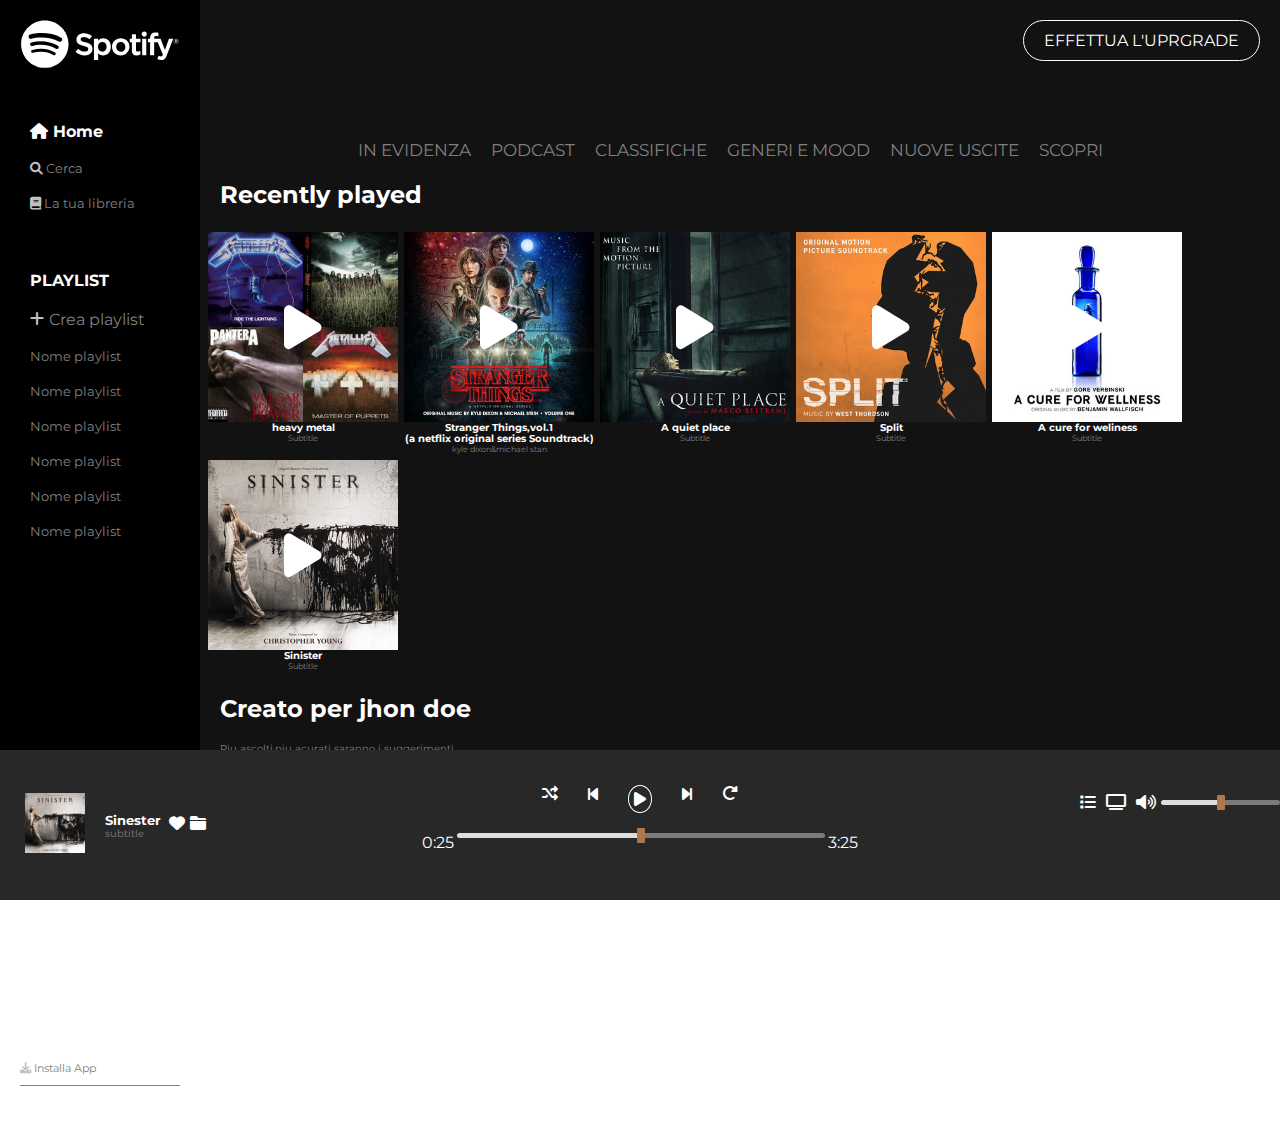
<file: index.html>
<!DOCTYPE html>
<html lang="en">
<head>
    <meta charset="UTF-8">
    <meta name="viewport" content="width=device-width, initial-scale=1.0">
    <title>html-css-spotifyweb</title>
  <!-- link-css -->
<link rel="stylesheet" href="style.css">  
  <!-- FONT STYLE -->
  <link rel="preconnect" href="https://fonts.googleapis.com">
  <link rel="preconnect" href="https://fonts.gstatic.com" crossorigin>
  <link href="https://fonts.googleapis.com/css2?family=Montserrat:ital,wght@0,100..900;1,100..900&display=swap" rel="stylesheet">
   <!--ICON STYLE -->
   <link rel="stylesheet" href="https://cdnjs.cloudflare.com/ajax/libs/font-awesome/6.0.0-beta3/css/all.min.css">


</head>
<body class="montserrat ">
    <div class="container d-flex">
        <div class="top-page d-flex">
            <!-- SIDE-BAR -->
            <div class="side-bar debug">
                <!-- logo-spotify -->
              <div class="spotify-logo padding-20px">
                <a href="https://open.spotify.com/"><img class="logo" src="./img/logo.svg" alt=""></a>
                <a href="https://open.spotify.com/"><img class="small-logo" src="./img/logo-small.svg" alt=""> </a>
              </div>
              <!-- TOP-SIDE-BAR -->
              <div class="home">
                <ul class="home-list padding-20px ">
                <li class="bold font-size white "><i class="fas fa-home"></i>
                <a class="anchor-side-bar white" href="https://open.spotify.com/"> Home</a>
                </li>
              
                <li class="font-size1"><i class="fas fa-search"></i> <a class="anchor-side-bar grey" href="cerca.html"> Cerca </a>
               </li>
               
               <li class="font-size1"><i class="fas fa-book">
                 </i> <a class="anchor-side-bar grey" href="https://open.spotify.com/">  La tua    libreria </a>
                </li>
                </ul>
              </div>
              <div class="playlist">
                  <ul class="list-playlist padding-20px ">
                    <li class="bold font-size white"> <a class="anchor-side-bar white" href="https://open.spotify.com/">PLAYLIST</a>
                    </li>
                    <li><i class="fas fa-plus"></i> <a class="anchor-side-bar grey" href="https://open.spotify.com/">Crea playlist</a>
                    </li>
                    <li class="font-size1"> <a class="anchor-side-bar grey" href="">Nome playlist</a>
                    </li>
                    <li class="font-size1"><a class="anchor-side-bar grey" href="">Nome playlist</a>
                    </li>
                    <li class="font-size1"><a class="anchor-side-bar grey" href="">Nome playlist</a>
                    </li>
                    <li class="font-size1"><a class="anchor-side-bar grey" href="">Nome playlist</a>
                    </li>
                    <li class="font-size1"><a class="anchor-side-bar grey" href="">Nome playlist</a>
                    </li>
                    <li class="font-size1"><a class="anchor-side-bar grey" href="">Nome playlist</a>
                    </li>
                  </ul>
              </div>
              <!-- bottom-side-bar -->
              <div class="bottom-side-bar padding-20px ">
                <p class="installa-app"><i class="fas fa-download"></i> <a class="anchor-side-bar  grey" href="https://apps.apple.com/us/app/spotify-for-artists/id1222021797">Installa App </a> </p>
                
                <p class="jhon white bold"> <i class="fas fa-user" style="font-size: 20px;"></i>&nbsp;&nbsp; <a class="anchor-side-bar white" href="">Jhon doe</a></p>
              </div>
            </div>
            <!------ END-SIDE-BAR ------>
            <main class="main debug">
                <!-- HEADER -->
                <div class="header debug "> 
                      <div class="upgrade  ">
                        <a class="upgrade-anchor" href="https://www.spotify.com/it/premium/?utm_source=it-it_brand_contextual_text&utm_medium=paidsearch&utm_campaign=alwayson_emea_it_performancemarketing_core_brand+contextual+text+it-it+google&gclsrc=aw.ds&gad_source=1&gclid=Cj0KCQjwyL24BhCtARIsALo0fSAgaokHzu5NjnbPt-bgI7JTetcBFKGDQ5Lbmr-MWLHREAab2NmcUIsaApfwEALw_wcB">EFFETTUA L'UPRGRADE</a>
                    </div>
                </div>
                <!-- MAIN -->
                <div class="main-content debug">
                    <!-- NAV-BAR -->
                    <div class="nav-bar font-size1 debug">
                    <ul class="list-nav-bar ">
                      <li><a class="anchor-nav-bar grey" href="https://open.spotify.com/">IN EVIDENZA</a></li>
                      
                      <li><a class="anchor-nav-bar grey" href="https://open.spotify.com/search/podcast">PODCAST</a></li>
                      
                      <li><a class="anchor-nav-bar grey" href="https://open.spotify.com/playlist/37i9dQZEVXbMDoHDwVN2tF">CLASSIFICHE</a></li>
                      
                      <li class="padding-top-ul"><a class="anchor-nav-bar grey " href="https://open.spotify.com/genre/0JQ5DArNBzkmxXHCqFLx3c">GENERI E MOOD</a></li>
                     
                      <li class="padding-top-ul"><a class="anchor-nav-bar grey " href="https://open.spotify.com/playlist/3CEC0zocpYa5lS2CgcvpBg"> NUOVE USCITE</a></li>
                     
                      <li class="padding-top-ul padding-top-ul3"><a class="anchor-nav-bar grey " href="https://open.spotify.com/playlist/37i9dQZEVXcCfa2WUU1HzO"> SCOPRI</a></li>
                      
                    </ul>
                   </div>
                </div>
                  <!-- END-NAV-BAR -->
                   <!-- Card1 -->
                   <h2 class="padding-20px debug">Recently played</h2>
                <div class="menu d-flex debug f-wrap">
                      <!--Card1  -->
                    <div class="cards debug d-flex">
                     <a class="external" href="https://www.youtube.com/watch?v=CSvFpBOe8eY&list=RDATg6X&start_radio=1&ab_channel=systemofadownVEVO">  <div class="album debug d-flex">
                          <img class="album-img" src="./img/metal_lifting.jpg" alt="album img">
                          <div class="layover">
                           <i class="fas fa-play play-icon"></i>
                        </div>
                        </div></a>
                      
                       <div class="album-title debug ">
                        <p class="bold font-size2">heavy metal</p>
                          <p class="grey font-size3 ">Subtitle</p>
                       </div>
                    </div>
                  
                          <!-- Card2 -->
                    <div class="cards debug d-flex">
                      <a class="external" href="https://www.youtube.com/watch?v=fhO5D6tzHxY&ab_channel=StrangerThings">  <div class="album debug d-flex">
                           <img class="album-img" src="./img/stranger.jpeg" alt="album img">
                           <div class="layover">
                             <i class="fas fa-play play-icon"></i>
                           </div>
                        </div>
                     </a>
                        <div class="album-title debug  ">
                         <p class="bold font-size2">Stranger Things,vol.1 <br>(a netflix original series Soundtrack)</p>
                           <p class="grey font-size3 ">kyle dixon&michael stan</p>
                        </div>
                     </div>
                             <!-- Card3 -->
                    <div class="cards debug d-flex">
                       <a class="external" href="https://www.youtube.com/watch?v=F5EZ_orX51I&ab_channel=MilanRecordsUSA"> <div class="album debug d-flex">
                           <img class="album-img" src="./img/aquietplace.jpeg" alt="album img">
                           <div class="layover">
                                <i class="fas fa-play play-icon"></i>
                           </div>
                        </div>
                     </a>
                        <div class="album-title debug ">
                         <p class="bold font-size2">A quiet place</p>
                           <p class="grey font-size3 ">Subtitle</p>
                        </div>
                     </div>
                          <!-- Card4 -->
                    <div class="cards debug d-flex">
                         <a class="external" href="https://www.youtube.com/watch?v=YAQJ-BJCypo&ab_channel=MuchMoreMusic">
                           <div class="album debug d-flex">
                          <img class="album-img" src="./img/split.jpeg" alt="album img">
                           <div class="layover">
                               <i class="fas fa-play play-icon"></i>
                           </div>
                        </div>
                     </a>
                        <div class="album-title debug ">
                         <p class="bold font-size2">Split</p>
                           <p class="grey font-size3 ">Subtitle</p>
                        </div>
                     </div>
                           <!-- Card5 -->
                    <div class="cards debug d-flex">
                         <a class="external" href="https://www.youtube.com/watch?v=JF1rLFCdewU&ab_channel=20thCenturyStudios">  <div class="album debug d-flex">
                        <img class="album-img" src="./img/cure.jpeg" alt="album img"> 
                           <div class="layover">
                              <i class="fas fa-play play-icon"></i> 
                           </div>
                        </div>
                     </a>
                        <div class="album-title debug ">
                         <p class="bold font-size2">A cure for weliness</p>
                           <p class="grey font-size3 ">Subtitle</p>
                        </div>
                     </div>
                     
                          <!-- Card6 -->
                    <div class="cards debug d-flex">
                         <a class="external" href="https://www.youtube.com/watch?v=TGWZiWW4rTM&ab_channel=ChristopherYoung-Topic">

                         <div class="album debug d-flex">
                           <img class="album-img" src="./img/sinister.jpeg" alt="album img"> 
                           <div class="layover"> 
                             <i class="fas fa-play play-icon"></i> 
                           </div>
                        </div>
                     </a>
                        <div class="album-title debug ">
                         <p class="bold font-size2">Sinister</p>
                           <p class="grey font-size3 ">Subtitle</p>
                        </div>
                     </div>
                    </div>
                    <!-- Riga due -->
                           <!-- Card1 -->
                    <h2 class="padding-20px debug">Creato per jhon doe</h2>
                    <p class="grey font-size2 padding-left20 ">Piu ascolti,piu acurati saranno i suggerimenti</p>
                    <div class="menu d-flex debug f-wrap">
                        <div class="cards debug d-flex">
                           <a class="external" href="https://open.spotify.com/playlist/37i9dQZF1DWZ5HtCdI1TCV">
                           <div class="album debug d-flex">
                              <img class="album-img" src="./img/radar.jpeg" alt="album img">
                              <div class="layover">
                                 <i class="fas fa-play play-icon"></i>
                              </div>
                           </div>
                        </a>
                           <div class="album-title debug ">
                            <p class="bold font-size2">Release Radar</p>
                              <p class="grey font-size3 ">Subtitle</p>
                           </div>
                        </div>
                              <!-- Card2 -->
                        <div class="cards debug d-flex">
                           <a class="external" href="https://open.spotify.com/playlist/37i9dQZF1DWVKDF4ycOESi">
                           <div class="album debug d-flex">
                               <img class="album-img" src="./img/mixdaily.jpeg" alt="album img">
                               <div class="layover">
                                 <i class="fas fa-play play-icon"></i>
                              </div>
                            </div>
                           </a>
                            <div class="album-title debug ">
                             <p class="bold font-size2">Daily Mix 1</p>
                               <p class="grey font-size3 ">Subtitle</p>
                            </div>
                         </div>
                    </div>
                      <!-- Riga 3 -->
                           <!-- Card1 -->
                           <h2 class="padding-20px debug">Artisti piu popolari</h2>
                           <p class="grey font-size2 padding-left20">Piu ascolti,piu acurati saranno i suggerimenti</p>
                           <div class="menu d-flex debug f-wrap">
                               <div class="cards debug d-flex">
                                <a class="external" href="https://open.spotify.com/intl-it/artist/00FQb4jTyendYWaN8pK0wa">
                                 <div class="album debug d-flex">
                                     <img class="album2-img" src="./img/youg.jpeg" alt="album img">
                                     <div class="layover">
                                       <i class="fas fa-play play-icon"></i>
                                    </div>
                                  </div>
                                 </a>
                                  <div class="album-title debug ">
                                   <p class="bold font-size2">lana del rey</p>
                                  </div>
                               </div>
                                     <!-- Card2 -->
                               <div class="cards debug d-flex">
                                <a class="external" href="https://open.spotify.com/intl-it/artist/2uFUBdaVGtyMqckSeCl0Qj">
                                 <div class="album  d-flex">
                                      <img class="album2-img" src="./img/einaudi.jpeg" alt="album img">
                                      <div class="layover">
                                       <i class="fas fa-play play-icon"></i>
                                    </div>
                                   </div>
                                 </a>
                                   <div class="album-title debug ">
                                    <p class="bold font-size2">Ludovico Einaudi</p>
                                   </div>
                                </div>
                           </div> 
                
            </main>
        </div>
             <!-- FOOTER -->
            <footer id="footer" class="debug d-flex">
              <div  class=" footer debug d-flex">
              
               <div class="left-footer debug d-flex ">
                  <div class="img-of-left-footer  ">  
                  <img class="footer-img" src="./img/sinister.jpeg" alt="album img">
               </div> 
                    <div class="title-album white">
                     <h5>Sinester</h5>
                     <p class="grey font-size2">subtitle</p>
                    </div>
                    <div class="icon-footer d-flex">
                        <i class="fas fa-heart white ft-icon"></i>
                        <i class="fas fa-folder white"></i>
                    </div>
                </div>
                
                <div class="middle-footer debug  ">
                  <div class=" track-control debug">
                  <i class="fas fa-random" style="color: white;"></i>
                  <a href="https://www.youtube.com/watch?v=JF1rLFCdewU&ab_channel=20thCenturyStudios"><i class="fas fa-step-backward" style="color: white;"></i></a>
                 <a href="https://www.youtube.com/watch?v=TGWZiWW4rTM&ab_channel=ChristopherYoung-Topic"> <i class="fas fa-play play-footer" style="color: white;"></i> </a>
                 <a href="https://open.spotify.com/intl-it/artist/00FQb4jTyendYWaN8pK0wa"> <i class="fas fa-step-forward" style="color: white;"></i></a>
                  <i class="fas fa-redo-alt" style="color: white;"></i> 
               </div>
               <div class="track-duration d-flex">
                <div class="timer white">0:25</div><input type="range" class="range1"> <div class="timer white">3:25</div>
                  </div>
                 
               </div>
               
                   
                <div class="right-footer debug d-flex ">
                 <div class="sound-control debug">
                  <i class="fa-solid fa-list" style="color: white;"></i>
                  <i class="fa-solid fa-tv"style="color: white;"></i>
                  <i class="fa-solid fa-volume-high" style="color: white;"></i>
               </div>
                  <div class="track-duration2 ">
                   <input type="range" class="range2">
                     </div>
                 
               </div>
                </div>
               </div>        
            </footer> 
    </div>
   
</body>
</html>
</file>
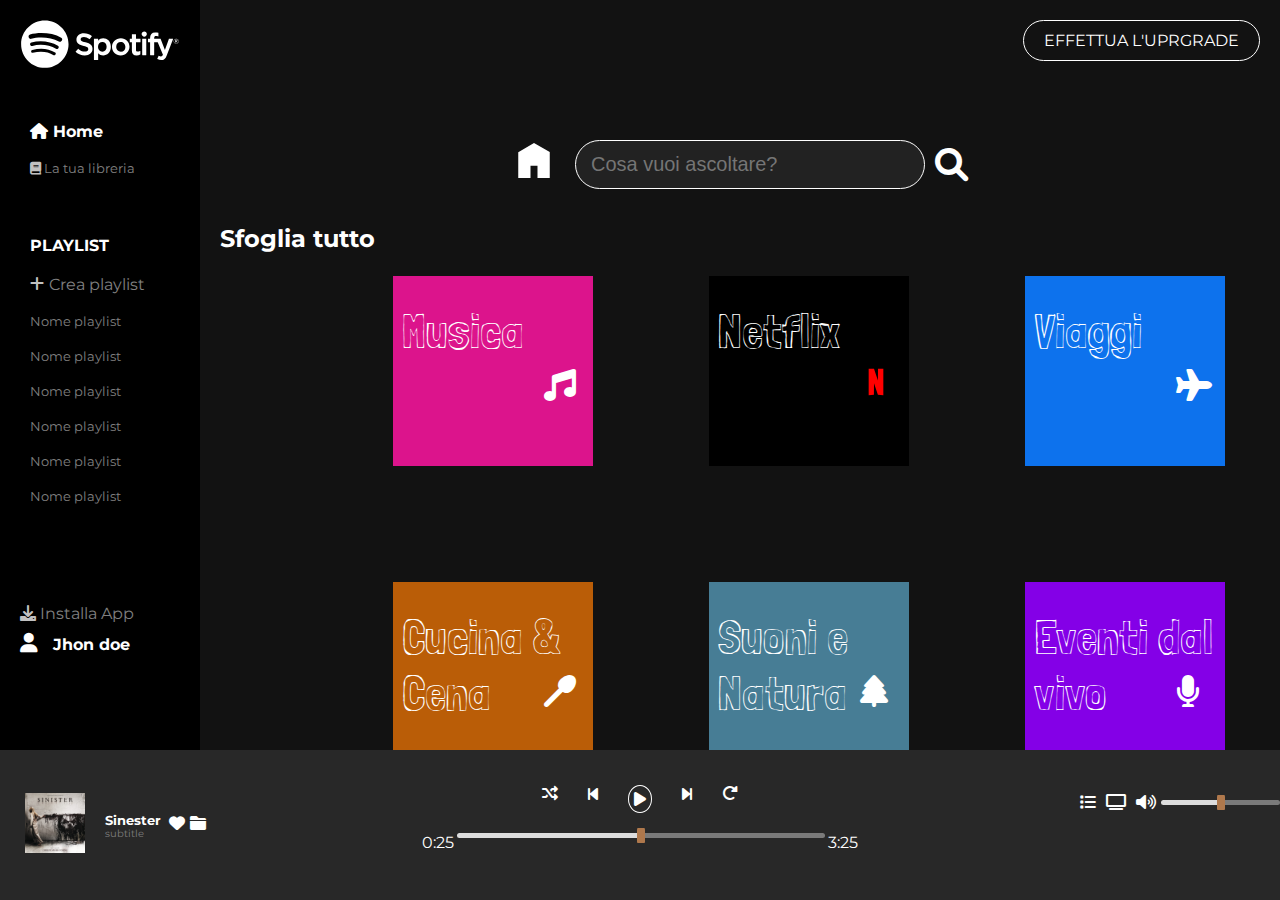
<file: cerca.html>
<!DOCTYPE html>
<html lang="en">
<head>
    <meta charset="UTF-8">
    <meta name="viewport" content="width=device-width, initial-scale=1.0">
    <title>html-css-spotifyweb</title>
  <!-- link-css -->
<link rel="stylesheet" href="main.css">  
  <!-- FONT STYLE -->
  <link rel="preconnect" href="https://fonts.googleapis.com">
  <link rel="preconnect" href="https://fonts.gstatic.com" crossorigin>
  <link href="https://fonts.googleapis.com/css2?family=Montserrat:ital,wght@0,100..900;1,100..900&display=swap" rel="stylesheet">
  <link rel="preconnect" href="https://fonts.googleapis.com">
<link rel="preconnect" href="https://fonts.gstatic.com" crossorigin>
<link href="https://fonts.googleapis.com/css2?family=Londrina+Sketch&display=swap" rel="stylesheet">
   <!--ICON STYLE -->
   <link rel="stylesheet" href="https://cdnjs.cloudflare.com/ajax/libs/font-awesome/6.0.0-beta3/css/all.min.css">


</head>
<body class="montserrat ">
    <div class="container d-flex">
        <div class="top-page d-flex">
            
            <!-- SIDE-BAR -->
            <div class="side-bar debug">
                <!-- logo-spotify -->
              <div class="spotify-logo padding-20px">
                <a href="https://open.spotify.com/"><img class="logo" src="./img/logo.svg" alt=""></a>
                <a href="https://open.spotify.com/"><img class="small-logo" src="./img/logo-small.svg" alt=""> </a>
              </div>
              <!-- TOP-SIDE-BAR -->
              <div class="home">
                <ul class="home-list padding-20px ">
                <li class="bold font-size white "><i class="fas fa-home"></i>
                <a class="anchor-side-bar white" href="index.html"> Home</a>
                </li>
              
                
               
               <li class="font-size1"><i class="fas fa-book">
                 </i> <a class="anchor-side-bar grey" href="https://open.spotify.com/">  La tua    libreria </a>
                </li>
                </ul>
              </div>
              <div class="playlist">
                  <ul class="list-playlist padding-20px ">
                    <li class="bold font-size white"> <a class="anchor-side-bar white" href="https://open.spotify.com/">PLAYLIST</a>
                    </li>
                    <li><i class="fas fa-plus"></i> <a class="anchor-side-bar grey" href="https://open.spotify.com/">Crea playlist</a>
                    </li>
                    <li class="font-size1"> <a class="anchor-side-bar grey" href="">Nome playlist</a>
                    </li>
                    <li class="font-size1"><a class="anchor-side-bar grey" href="">Nome playlist</a>
                    </li>
                    <li class="font-size1"><a class="anchor-side-bar grey" href="">Nome playlist</a>
                    </li>
                    <li class="font-size1"><a class="anchor-side-bar grey" href="">Nome playlist</a>
                    </li>
                    <li class="font-size1"><a class="anchor-side-bar grey" href="">Nome playlist</a>
                    </li>
                    <li class="font-size1"><a class="anchor-side-bar grey" href="">Nome playlist</a>
                    </li>
                  </ul>
              </div>
              <!-- bottom-side-bar -->
              <div class="bottom-side-bar padding-20px ">
                <p class="installa-app"><i class="fas fa-download"></i> <a class="anchor-side-bar  grey" href="https://apps.apple.com/us/app/spotify-for-artists/id1222021797">Installa App </a> </p>
                
                <p class="jhon white bold"> <i class="fas fa-user" style="font-size: 20px;"></i>&nbsp;&nbsp; <a class="anchor-side-bar white" href="">Jhon doe</a></p>
              </div>
            </div>
            <!------ END-SIDE-BAR ------>
            <main class="main debug">
                <!-- HEADER -->
                <div class="header debug "> 
                      <div class="upgrade  ">
                        <a class="upgrade-anchor" href="https://www.spotify.com/it/premium/?utm_source=it-it_brand_contextual_text&utm_medium=paidsearch&utm_campaign=alwayson_emea_it_performancemarketing_core_brand+contextual+text+it-it+google&gclsrc=aw.ds&gad_source=1&gclid=Cj0KCQjwyL24BhCtARIsALo0fSAgaokHzu5NjnbPt-bgI7JTetcBFKGDQ5Lbmr-MWLHREAab2NmcUIsaApfwEALw_wcB">EFFETTUA L'UPRGRADE</a>
                    </div>
                </div>
                <!-- MAIN -->
                <div class="main-content debug">
                    <!-- NAV-BAR -->
                    <div class="nav-bar font-size1 debug">
                    <ul class="list-nav-bar ">
                      <li><a class="anchor-nav-bar grey" href="https://open.spotify.com/"><img class="home-main" src="./img/home.svg" alt=""></a></li>
                      <div class="d-flex searching">
                      <li> <input type="search" class="search " placeholder=" Cosa vuoi ascoltare?"> </li> 
                      <i class="fas fa-search trovi-musica"></i> 
                    </div>
                     
                      
                    </ul>
                   </div>
                </div>
                  <!-- END-NAV-BAR -->
                   <!-- Card1 -->
                   <h2 class="padding-20px debug">Sfoglia tutto</h2>
                <div class="menu d-flex debug f-wrap">
                      <!--Card1  -->
                    <div class="cards debug d-flex">
                     <a class="external" href="https://open.spotify.com/genre/0JQ5DAqbMKFSi39LMRT0Cy">
                         <div class="album debug d-flex">
                          <div class="album-img"><p class="type londrina-sketch-regular  ">Musica</p></div>
                          <div class="layover">
                            <i class="fas fa-music"></i>
                        </div>
                        </div></a>
                      
                    </div>
                  
                          <!-- Card2 -->
                          <div class="cards debug d-flex">
                            <a class="external" href="https://open.spotify.com/genre/0JQ5DAqbMKFEOEBCABAxo9">
                                <div class="album debug d-flex">
                                 <div class="album-img" style="background-color:black"><p class="type londrina-sketch-regular  ">Netflix</p></div>
                                 <div class="layover ">
                                    <svg xmlns="http://www.w3.org/2000/svg" class="play.icon" width="1em" height="1em" viewBox="0 0 24 24" style="color: red;"  ><path fill="currentColor" d="M6.5 2h4l2.94 8.83L13.5 2h4v20c-1.25-.22-2.63-.36-4.09-.42L10.5 13l-.07 8.59c-1.4.06-2.73.2-3.93.41z"/></svg>
                               </div>
                               </div></a>
                             
                           </div>
                             <!-- Card3 -->
                             <div class="cards debug d-flex">
                                <a class="external" href="https://open.spotify.com/genre/0JQ5DAqbMKFAQy4HL4XU2D">
                                    <div class="album debug d-flex">
                                     <div class="album-img" style="background-color: #0D72ED;"><p class="type londrina-sketch-regular  ">Viaggi</p></div>
                                     <div class="layover">
                                        <i class="fas fa-plane"></i>
                                   </div>
                                   </div></a>
                                 
                               </div>
                          <!-- Card4 -->
                          <div class="cards debug d-flex">
                            <a class="external" href="https://open.spotify.com/genre/0JQ5DAqbMKFRY5ok2pxXJ0">
                                <div class="album debug d-flex">
                                 <div class="album-img" style="background-color:#BA5D07;"><p class="type londrina-sketch-regular  ">Cucina & Cena</p></div>
                                 <div class="layover">
                                    <i class="fa-solid fa-spoon"></i>
                               </div>
                               </div></a>
                             
                           </div>
                           <!-- Card5 -->
                           <div class="cards debug d-flex">
                            <a class="external" href="https://open.spotify.com/genre/0JQ5DAqbMKFI3pNLtYMD9S">
                                <div class="album debug d-flex">
                                 <div class="album-img" style="background-color: #477D95;"><p class="type londrina-sketch-regular  ">Suoni e Natura</p></div>
                                 <div class="layover">
                                    <i class="fas fa-tree"></i>
                               </div>
                               </div></a>
                             
                           </div>
                     
                          <!-- Card6 -->
                          <div class="cards debug d-flex">
                            <a class="external" href="https://open.spotify.com/concerts">
                                <div class="album debug d-flex">
                                 <div class="album-img" style="background-color: #8400E7;"><p class="type londrina-sketch-regular  ">Eventi dal vivo</p></div>
                                 <div class="layover">
                                    <i class="fas fa-microphone " ></i>
                               </div>
                               </div></a>
                             
                           </div>
                    </div>
                  
                    
                              
                          
            </main>
        </div>
             <!-- FOOTER -->
            <footer id="footer" class="debug d-flex">
              <div  class=" footer debug d-flex">
              
               <div class="left-footer debug d-flex ">
                  <div class="img-of-left-footer  ">  
                  <img class="footer-img" src="./img/sinister.jpeg" alt="album img">
               </div> 
                    <div class="title-album white">
                     <h5>Sinester</h5>
                     <p class="grey font-size2">subtitle</p>
                    </div>
                    <div class="icon-footer d-flex">
                        <i class="fas fa-heart white ft-icon"></i>
                        <i class="fas fa-folder white"></i>
                    </div>
                </div>
                
                <div class="middle-footer debug  ">
                  <div class=" track-control debug">
                  <i class="fas fa-random" style="color: white;"></i>
                  <a href="https://www.youtube.com/watch?v=JF1rLFCdewU&ab_channel=20thCenturyStudios"><i class="fas fa-step-backward" style="color: white;"></i></a>
                 <a href="https://www.youtube.com/watch?v=TGWZiWW4rTM&ab_channel=ChristopherYoung-Topic"> <i class="fas fa-play play-footer" style="color: white;"></i> </a>
                 <a href="https://open.spotify.com/intl-it/artist/00FQb4jTyendYWaN8pK0wa"> <i class="fas fa-step-forward" style="color: white;"></i></a>
                  <i class="fas fa-redo-alt" style="color: white;"></i> 
               </div>
               <div class="track-duration d-flex">
                <div class="timer white">0:25</div><input type="range" class="range1"> <div class="timer white">3:25</div>
                  </div>
                 
               </div>
               
                   
                <div class="right-footer debug d-flex ">
                 <div class="sound-control debug">
                  <i class="fa-solid fa-list" style="color: white;"></i>
                  <i class="fa-solid fa-tv"style="color: white;"></i>
                  <i class="fa-solid fa-volume-high" style="color: white;"></i>
               </div>
                  <div class="track-duration2 ">
                   <input type="range" class="range2">
                     </div>
                 
               </div>
                </div>
               </div>        
            </footer> 
    </div>
   
</body>
</html>
</file>
<file: style.css>
/* GENERAL */
.montserrat {
  font-family: "Montserrat", sans-serif;
  font-optical-sizing: auto;
  font-weight: <weight>;
  font-style: normal;
}

* {
  padding: 0px;
  margin: 0px;
  box-sizing: border-box;
}

/* ROOT */
:root {
  --color-dark: #141922;
  --color-darkgrey: #282828;
  --color-light: #ffffff;
  --color-black: #000000;
  --color-lightgrey: #c1c1c1;
  --color-highlight: #9ae22d;
  --color-redcolor: #ca1717;
}

/* Utility*/
/* .debug {
  border: 1px solid red;
} */
.f-wrap {
  flex-wrap: wrap;
}
.d-flex {
  display: flex;
}
.external{color: white;
        }

.scrollable-element {
  scrollbar-color: red yellow;
}
.padding-left20 {
  padding-left: 20px;
}
.padding-20px {
  padding: 20px;
}
.bold {
  font-weight: bold;
}
.font-size {
  font-size: 1, 2em;
}
.font-size1 {
  font-size: 0.8em;
}
.font-size2 {
  font-size: 0.6em;
}
.font-size3 {
  font-size: 0.5em;
}
.white {
  color: white;
}
.anchor-side-bar {
  text-decoration: none;
}
.grey {
  color: grey;
}
/* CONTAINER */
.container {
  height: 100vh;
  flex-direction: column;
}

/*TOP-PAGE  */
.top-page {
  height: calc(100vh - 150px);
  background-color: #121212;
  width: 100%;
}

/*HEADER  */
.header {
  position: fixed;
  width: calc(100% - 200px);
  left: 200px;
  top: 0;
  z-index: 1;
  background-color: #121212;
  height: 100px;
}
.upgrade {
  color: white;
  width: fit-content;
  border: 1px solid white;
  border-radius: 30px;
  margin-top: 20px;
  margin-left: auto;
  padding: 10px;
}
.upgrade-anchor {
  text-decoration: none;
  padding: 10px;
  color: white;
} 

/* SIDE-BAR */
.side-bar {
  width: 200px;
  background-color: #000000;
  flex-direction: column;
  height: calc(100vh - 150px);
}

.home-list,
.list-playlist,
.installa-app {
  list-style-type: none;
  color: var(--color-lightgrey);
}
.home-list li,
.list-playlist li {
  padding: 10px;
}

.bottom-side-bar {
  padding-top: 70px;
}

.installa-app {
  padding-bottom: 10px;
  font-size: 0.7em;
  border-bottom: 1px solid grey;
}
.jhon {
  padding: 10px 0;
}

.small-logo {
  display: none;
  height: 50px;
}
.list-playlist{height: 750px;}
/*Animation*/
.logo {
    
    
  position: relative;
  animation-name: logo;
  animation-duration: 3s;
  animation-iteration-count: 3;
}

@keyframes logo {
  0%   {background-color:#3BE477; left:0px; top:0px;}
  25%  {background-color:#EEC3BC; left:20px; top:0px;}
  50%  {background-color:#EFE6DC; left:20px; top:20px;}
  75%  {background-color:#3BE477; left:0px; top:20px;}
  100% {background-color:#EF629E; left:0px; top:0px;}
 
}

.small-logo {
    
    
  position: relative;
  animation-name: small-logo;
  animation-duration: 3s;
  animation-iteration-count: 3;
}

@keyframes logo {
  0%   {background-color:greenyellow; left:0px; top:0px;}
  25%  {background-color:#EEC3BC; left:5px; top:0px;}
  50%  {background-color:#EFE6DC; left:5px; top:5px;}
  75%  {background-color:#809F9A; left:0px; top:5px;}
  100% {background-color:#EF629E; left:0px; top:0px;}
}



/* MAIN-CONTENT */
.main {
  color: white;
  width: calc(100% - 200px);
  overflow-y:scroll;
  }
.main-content {
  padding: 120px 120px 0px 120px;
}

/* NAV-BAR-IN-MAIN */
.list-nav-bar {
  list-style-type: none;
  justify-content: center;
  display: flex;
  flex-wrap: wrap;
}
.list-nav-bar li{padding-top: 20px;}
.anchor-nav-bar {
  padding-right: 20px;
  text-decoration: none;
}
/* CARDS-IN-MAIN */
.cards {
  flex-direction: column;
  width: fit-content;
  padding: 15px;
}
.album-title {
  text-align: center;
}
.album-img {
  height: 200px;
}
.album2-img {
  height: 200px;
  border-radius: 100px;
}
.layover {
  position: absolute;
  left: 0px;
  top: 0px;
  width: 100%;
  height: 100%;
  display: flex;
  justify-content: center;
  align-items: center;
}
.album {
  position: relative;
}
.play-icon {
  font-size: 50px;
}
/*FOOTER*/
#footer {
  background-color: var(--color-darkgrey);
  height: 150px;
  flex-wrap: wrap;
}
.menu{padding-left: 5px;}

/* LEFT-FOOTER */
.footer {
 
  justify-content: space-between;
position: relative;
z-index: 300;
width: 100%;
 height: 100%;}

.footer-img {
  height: 100px;
  padding: 20px;
}
.icon-footer{
  padding-left: 8px;}

.left-footer {
  align-items: center;
  width: 200px;
  padding: 5px;
}
.ft-icon {
  padding-bottom: 5px;
  padding-right: 5px;
}

/* Middle-FOOTER */
.middle-footer {
  padding: 35px;
  gap: 30px;
  width: 40%;
  
}
.play-footer {
  border: 1px solid white;
  border-radius: 50%;
  padding: 5px;
  margin-bottom: auto;
  
}
.track-control{gap: 30px;
  height: 60%;
  justify-content: center;
  display: flex;

}

input[type="range"] {
  -webkit-appearance: none;
  width: 100%;
  height: 5px;
  background: #ddd;
  border-radius: 5px;
  background: linear-gradient(to right, #ffffff 50%, #ddd 50%);
  background: linear-gradient(to left, #7a7a7a 50%, #ddd 50%);
}

input[type="range"]::-webkit-slider-thumb {
  -webkit-appearance: none;
  width:8px;
  height: 15px;
  background: #af784c;
  cursor: pointer;
  border-radius: 10%;
}

/* right-footer */
.right-footer{width: 200px;}
.sound-control {
  display: flex;
  
  height: 40%;
  align-items: flex-end;
  gap: 10px;
}
.track-duration2{padding-top: 40px;
  padding-left: 5px;}

  .range2{width: 60%;
  }

  .timer{padding: 0px 3px;}

/* HOVER */
/* NAV BAR */
.list-nav-bar:hover li {
  text-decoration: underline var(--color-highlight);
  font-size: 1.2em;
}

.list-nav-bar:has(li:hover) li:not(:hover) {
  text-decoration: none;
  font-size: 1em;
}
/* Aside */
.list-playlist:hover li {
  transform: perspective(400px) rotate3d(1, -1, 0, -30deg);
  border-left: 3px solid #9ae22d;
}
.list-playlist:has(li:hover) li:not(:hover) {
  transform: none;
  border-left: none;
}

.home-list li:hover {
  transform: perspective(400px) rotate3d(1, -1, 0, -30deg);
  border-left: 3px solid #9ae22d;
}
.home-list:has(li:hover) li:not(:hover) {
  transform: none;
  border-left: none;
}
/* LOGO-HOVER */
.small-logo:hover {
  transform: perspective(400px) rotate3d(1, -1, 0, -45deg);
}
.logo:hover {
  transform: perspective(400px) rotate3d(1, -1, 0, -45deg);
}
/*BOTTOM-Aside*/
.bottom-side-bar:hover .installa-app {
  color: #9ae22d;
}
.bottom-side-bar:hover .jhon {
  color: #9ae22d;
}
.bottom-side-bar:has(p:hover) p:not(:hover) {
  color: grey;
  border-left: none;
}
/* Upgrade button */
.upgrade-anchor:hover {
  font-size: 1.1em;
  border-radius: 30px;
}

/* MAIN-HOVER */
.album:hover .album-img {
  opacity: 0.7;
}
.album:hover .play-icon {
  color: #000000;
  background-color: #9ae22d;
  border-radius: 100%;
  font-size: 20px;
  padding: 10px;
}
.album:hover .album2-img {
  opacity: 0.7;
}

/* footer-hover */
.fa-solid:hover{font-size: 1.5em;
cursor: pointer;}
.sound-control:has(.fa-solid:hover) .fa-solid:not(:hover){font-size: 1em;
cursor: none;}

.fas:hover{font-size: 1.5em;
cursor: pointer;}
.track-control:has(.fas:hover) .fas:not(:hover){font-size: 1em;
cursor: none;}

/* MEDIA QUERRY */
/******** DESKTOP **********/

@media screen and (max-width: 1440px) {
  .upgrade {
    margin-right: 20px;
  }
  .album-img {
    height: 190px;
  }
  .cards {
    padding: 3px;
  }
  .list-nav-bar {
    font-size: 1.3em;
  }
  
    
}

@media screen and (max-width: 1200px) {
  .cards {
    padding: 10px;
  }
  .upgrade {
    margin-right: 18px;
  }
  .list-nav-bar {
    font-size: 1.3em;
  }

  
}

/********** TABLET**************/

@media screen and (max-width: 996px) {

  a {
    font-size: 1em;
  }
  .middle-footer{ padding: 35px 0px;}
}
   

/* ********************************** */
@media screen and (max-width: 768px) {
  
  .main-content {
    padding: 120px 120px 0px 0px;
  }
  
  
  
  .list-nav-bar {
    font-size: 1em;
  }

  a {
    font-size: 0.8em;
  }
  #footer {
    display: flex;
   
    position: relative;
    z-index: 300;
}


.icon-footer { padding-left: 20px;
  }
     
  .icon-footer{flex-direction: column;}
  .font-size1 {
    font-size: 1em;
}

.bottom-side-bar {
  padding-top: 70px;}

}
/********** Mobile**************/

@media screen and (max-width: 576px) {
 
  .main-content {
    padding: 120px 90px 0px 0px;
}
  .list-nav-bar {
    font-size: 1em;
  }
  .padding-top-ul {
    padding-top: 10px;
  }

  .home-list .anchor-side-bar {
    display: none;
  }
  .list-playlist .anchor-side-bar {
    display: none;
  }
  .home-list li,
  .list-playlist li {
    padding: 3px 0px 0px 6px;
  }
  .small-logo {
    display: block;
    height: 30px;
  }
  .logo {
    display: none;
  }
  .bottom-side-bar {
    padding-top: 500px;
  }
  .anchor-side-bar {
    display: none;
  }
  .side-bar {
    width: 40px;
    padding-left: 6px;
    padding-top: 15px;
  }
  .main {
    width: calc(100vw - 40px);
  }
  .padding-20px {
    padding: 1px;
  }
  .bottom-side-bar {
    padding-top: 200px;
    padding-left: 10px;
  }
  .padding-top-ul {
    padding-top: 0px;
  }
  .left-footer {
  
    width: 220px;}
   
 .icon-footer{flex-direction: column;}
 .font-size1 {
  font-size: 1em;
}
}
</file>
<file: main.css>
/* GENERAL */
.montserrat {
    font-family: "Montserrat", sans-serif;
    font-optical-sizing: auto;
    font-style: normal;
    }
  .londrina-sketch-regular {
    font-family: "Londrina Sketch", sans-serif;
    font-weight: 400;
    font-style: normal;
    font-size: 3em;
    
  }
  
  
  * {
    padding: 0px;
    margin: 0px;
    box-sizing: border-box;
  }
  
  /* ROOT */
  :root {
    --color-dark: #141922;
    --color-darkgrey: #282828;
    --color-light: #ffffff;
    --color-black: #000000;
    --color-lightgrey: #c1c1c1;
    --color-highlight: #9ae22d;
    --color-redcolor: #ca1717;
  }
  
  /* Utility*/
  /* .debug {
    border: 1px solid red;
  } */
  .f-wrap {
    flex-wrap: wrap;
  }
  .d-flex {
    display: flex;
  }
  .external{color: white;
          }
  
  .scrollable-element {
    scrollbar-color: red yellow;
  }
  .padding-left20 {
    padding-left: 20px;
  }
  .padding-20px {
    padding: 20px;
  }
  .bold {
    font-weight: bold;
  }
  .font-size {
    font-size: 1, 2em;
  }
  .font-size1 {
    font-size: 0.8em;
  }
  .font-size2 {
    font-size: 0.6em;
  }
  .font-size3 {
    font-size: 0.5em;
  }
  .white {
    color: white;
  }
  .anchor-side-bar {
    text-decoration: none;
  }
  .grey {
    color: grey;
  }
  /* CONTAINER */
  .container {
    height: 100vh;
    flex-direction: column;
    flex-wrap: wrap;
   
  }
  
  
  /*TOP-PAGE  */
  .top-page {
    height: calc(100vh - 150px);
    background-color: #121212;
    width: 100%;
  }
  
  /*HEADER  */
  .header {
    position: fixed;
    width: calc(100vw - 200px);
    left: 200px;
    top: 0;
    z-index: 1;
    background-color: #121212;
    height: 100px;
  }
  .upgrade {
    color: white;
    width: fit-content;
    border: 1px solid white;
    border-radius: 30px;
    margin-top: 20px;
    margin-left: auto;
    padding: 10px;
  }
  .upgrade-anchor {
    text-decoration: none;
    padding: 10px;
    color: white;
  }
  
  /* SIDE-BAR */
  .side-bar {
    width: 200px;
    background-color: #000000;
    flex-direction: column;
    height: calc(100vh - 150px);
  }
  
  .home-list,
  .list-playlist,
  .installa-app {
    list-style-type: none;
    color: var(--color-lightgrey);
  }
  .home-list li,
  .list-playlist li {
    padding: 10px;
  }
  
  .bottom-side-bar {
    padding-top: 70px;
  }
  
  .
  .installa-app {
    padding-bottom: 10px;
    font-size: 0.7em;
    border-bottom: 1px solid grey;
  }
  .jhon {
    padding: 10px 0;
  }
  
  .small-logo {
    display: none;
    height: 50px;
  }
  /* MAIN-CONTENT */
  .main {
    color: white;
    width: calc(100vw - 200px);
    overflow-y:auto;
    
    }
  .main-content {
    padding: 120px 120px 0px 120px;
   
  }
  .logo {
    
    
    position: relative;
    animation-name: logo;
    animation-duration: 3s;
    animation-iteration-count: 3;
  }
  
  @keyframes logo {
    0%   {background-color:greenyellow; left:0px; top:0px;}
    25%  {background-color:#EEC3BC; left:20px; top:0px;}
    50%  {background-color:#EFE6DC; left:20px; top:20px;}
    75%  {background-color:#809F9A; left:0px; top:20px;}
    100% {background-color:#EF629E; left:0px; top:0px;}
  }
  
  /* NAV-BAR-IN-MAIN */
  .list-nav-bar {
    list-style-type: none;
    justify-content: center;
    display: flex;
    flex-wrap: wrap;
  }
  .list-nav-bar li{padding-top: 20px;}
  .anchor-nav-bar {
    padding-right: 20px;
    text-decoration: none;
  }
  /* CARDS-IN-MAIN */
  .cards {
    flex-direction: column;
    width: fit-content;
    padding: 15px;
  }
  .album-title {
    text-align: center;
  }
  .album-img {
    height: 200px;
    width: 200px;
    background-color: #DC148C;
  }
  .type {
    position: absolute;
    left: 9px;
    top: 27px; }
   
      .trovi-musica{padding: 28px 0px 0px 10px;
        font-size: 2em;}
     .search{ width: 350px;
        background-color: #80808026;
        height: 49px;
        border: 1px solid white;
        border-radius: 30px;
    padding: 10px;
     font-size: 1.2em;
     color: white;}

        .home-main{height: 60px;
         padding-bottom: 18px;}

    .layover {
        position: absolute;
        left: 151px;
        top: 90px;
        width: 100%;
        height: 100%;
        font-size: 2em;
    }
  .album {
    position: relative;
  }
  .play-icon {
    font-size: 50px;
  }
  /*FOOTER*/
  #footer {
    background-color: var(--color-darkgrey);
    height: 150px;
    flex-wrap: wrap;
  }
  
  /* LEFT-FOOTER */
  .footer {
   
    justify-content: space-between;
  position: relative;
  z-index: 300;
  width: 100%;
   height: 100%;}
  
  .footer-img {
    height: 100px;
    padding: 20px;
  }
  .icon-footer{
    padding-left: 8px;}
  
  .left-footer {
    align-items: center;
    width: 200px;
    padding: 5px;
  }
  .ft-icon {
    padding-bottom: 5px;
    padding-right: 5px;
  }
  
  /* Middle-FOOTER */
  .middle-footer {
    padding: 35px;
    gap: 30px;
    width: 40%;
    
  }
  .play-footer {
    border: 1px solid white;
    border-radius: 50%;
    padding: 5px;
    margin-bottom: auto;
    
  }
  .track-control{gap: 30px;
    height: 60%;
    justify-content: center;
    display: flex;
  
  }
  
  input[type="range"] {
    -webkit-appearance: none;
    width: 100%;
    height: 5px;
    background: #ddd;
    border-radius: 5px;
    background: linear-gradient(to right, #ffffff 50%, #ddd 50%);
    background: linear-gradient(to left, #7a7a7a 50%, #ddd 50%);
  }
  
  input[type="range"]::-webkit-slider-thumb {
    -webkit-appearance: none;
    width:8px;
    height: 15px;
    background: #af784c;
    cursor: pointer;
    border-radius: 10%;
  }
  
  /* right-footer */
  .right-footer{width: 200px;}
  .sound-control {
    display: flex;
    
    height: 40%;
    align-items: flex-end;
    gap: 10px;
  }
  .track-duration2{padding-top: 40px;
    padding-left: 5px;}
  
    .range2{width: 60%;
    }
  
    .timer{padding: 0px 3px;}
  
  /* HOVER */
  /* NAV BAR */

  .trovi-musica:hover.trovi-musica{font-size: 3em;}

  /*cards*/
  .album-img:hover{
                   border: 1px dashed white;}
  .album-img:has(.cards:hover) .album-img:not(:hover) {border: none;}
 
  /* Aside */
  .list-playlist:hover li {
    transform: perspective(400px) rotate3d(1, -1, 0, -30deg);
    border-left: 3px solid #9ae22d;
    }
    .list-playlist li:hover{background-color: #ca17171a;}
  .list-playlist:has(li:hover) li:not(:hover) {
    transform: none;
    border-left: none;
    /* background-color: none; */
  }
  
  .home-list li:hover {
    transform: perspective(400px) rotate3d(1, -1, 0, -30deg);
    border-left: 3px solid #9ae22d;
    background-color: #ca17171a;
  }
  .home-list:has(li:hover) li:not(:hover) {
    transform: none;
    border-left: none;
    background-color: none;
  }
  /* LOGO-HOVER */
  .small-logo:hover {
    transform: perspective(400px) rotate3d(1, -1, 0, -45deg);
  }
  .logo:hover {
    transform: perspective(400px) rotate3d(1, -1, 0, -45deg);
  }
  /*BOTTOM-Aside*/
  .bottom-side-bar:hover .installa-app {
    color: #9ae22d;
  }
  .bottom-side-bar:hover .jhon {
    color: #9ae22d;
  }
  .bottom-side-bar:has(p:hover) p:not(:hover) {
    color: grey;
    border-left: none;
  }
  /* Upgrade button */
  .upgrade-anchor:hover {
    font-size: 1.1em;
    border-radius: 30px;
  }
  
  /* MAIN-HOVER */
  .album:hover .album-img {
    opacity: 0.7;
  }
  .album:hover .play-icon {
    color: #000000;
    background-color: #9ae22d;
    border-radius: 100%;
    font-size: 20px;
    padding: 10px;
  }
  .album:hover .album2-img {
    opacity: 0.7;
  }
  
  /* footer-hover */
  .fa-solid:hover{font-size: 1.5em;
  cursor: pointer;}
  .sound-control:has(.fa-solid:hover) .fa-solid:not(:hover){font-size: 1em;
  cursor: none;}
  
  .fas:hover{font-size: 1.5em;
  cursor: pointer;}
  .track-control:has(.fas:hover) .fas:not(:hover){font-size: 1em;
  cursor: none;}
  
  /* MEDIA QUERRY */
  /******** DESKTOP **********/
  
  @media screen and (max-width: 1440px) {
    .upgrade {
      margin-right: 20px;
    }
    .album-img {
      height: 190px;
    }
    .cards {
      padding: 3px;
    }
    .list-nav-bar {
      font-size: 1.3em;
    }
    .menu{gap: 110px;
    padding-left: 190px;}
      
  }
  
  @media screen and (max-width: 1200px) {
    .cards {
      padding: 10px;
    }
    .upgrade {
      margin-right: 18px;
    }
    .list-nav-bar {
      font-size: 1.3em;
    }
  .menu{gap: 17px;
    padding-left: 147px;}
    
  }
  
    
  
  /********** TABLET**************/
  
  
  
  @media screen and (max-width: 996px) {
  
    a {
      font-size: 1em;
    }
    .middle-footer{ padding: 35px 0px;}
  }
     
  
  /* ********************************** */
  @media screen and (max-width: 768px) {
    
    .main-content {
      padding: 120px 120px 0px 0px;
    }
    
    
    .list-nav-bar {
      font-size: 1em;
    }
  
    a {
      font-size: 0.8em;
    }
    #footer {
      display: flex;
     
      position: relative;
      z-index: 300;
  }
  
  
  .icon-footer { padding-left: 20px;
    }
       
    .icon-footer{flex-direction: column;}
    .font-size1 {
      font-size: 1em;
  }
  .nav-bar{width: 580px;}
  }
  /********** Mobile**************/
  
  @media screen and (max-width: 576px) {
   
    .main-content {
      padding: 120px 90px 0px 0px;
  }
    .list-nav-bar {
      font-size: 1em;
    padding-left: 3px;  }
    
    .padding-top-ul {
      padding-top: 10px;
    }
  
    .home-list .anchor-side-bar {
      display: none;
    }
    .list-playlist .anchor-side-bar {
      display: none;
    }
    .home-list li,
    .list-playlist li {
      padding: 3px 0px 0px 6px;
    }
    .small-logo {
      display: block;
      height: 30px;
    }
    .logo {
      display: none;
    }
    .bottom-side-bar {
      padding-top: 500px;
    }
    .anchor-side-bar {
      display: none;
    }
    .side-bar {
      width: 40px;
      padding-left: 6px;
      padding-top: 15px;
    }
    .main {
      width: calc(100vw - 40px);
    }
    .padding-20px {
      padding: 1px;
    }
    .bottom-side-bar {
      padding-top: 480px;
      padding-left: 2px;
    }
    .padding-top-ul {
      padding-top: 0px;
    }
    .left-footer {
    
      width: 220px;}
     
   .icon-footer{flex-direction: column;}
   .font-size1 {
    font-size: 1em;
  }
  .nav-bar{width: 530px;}
  }
</file>
